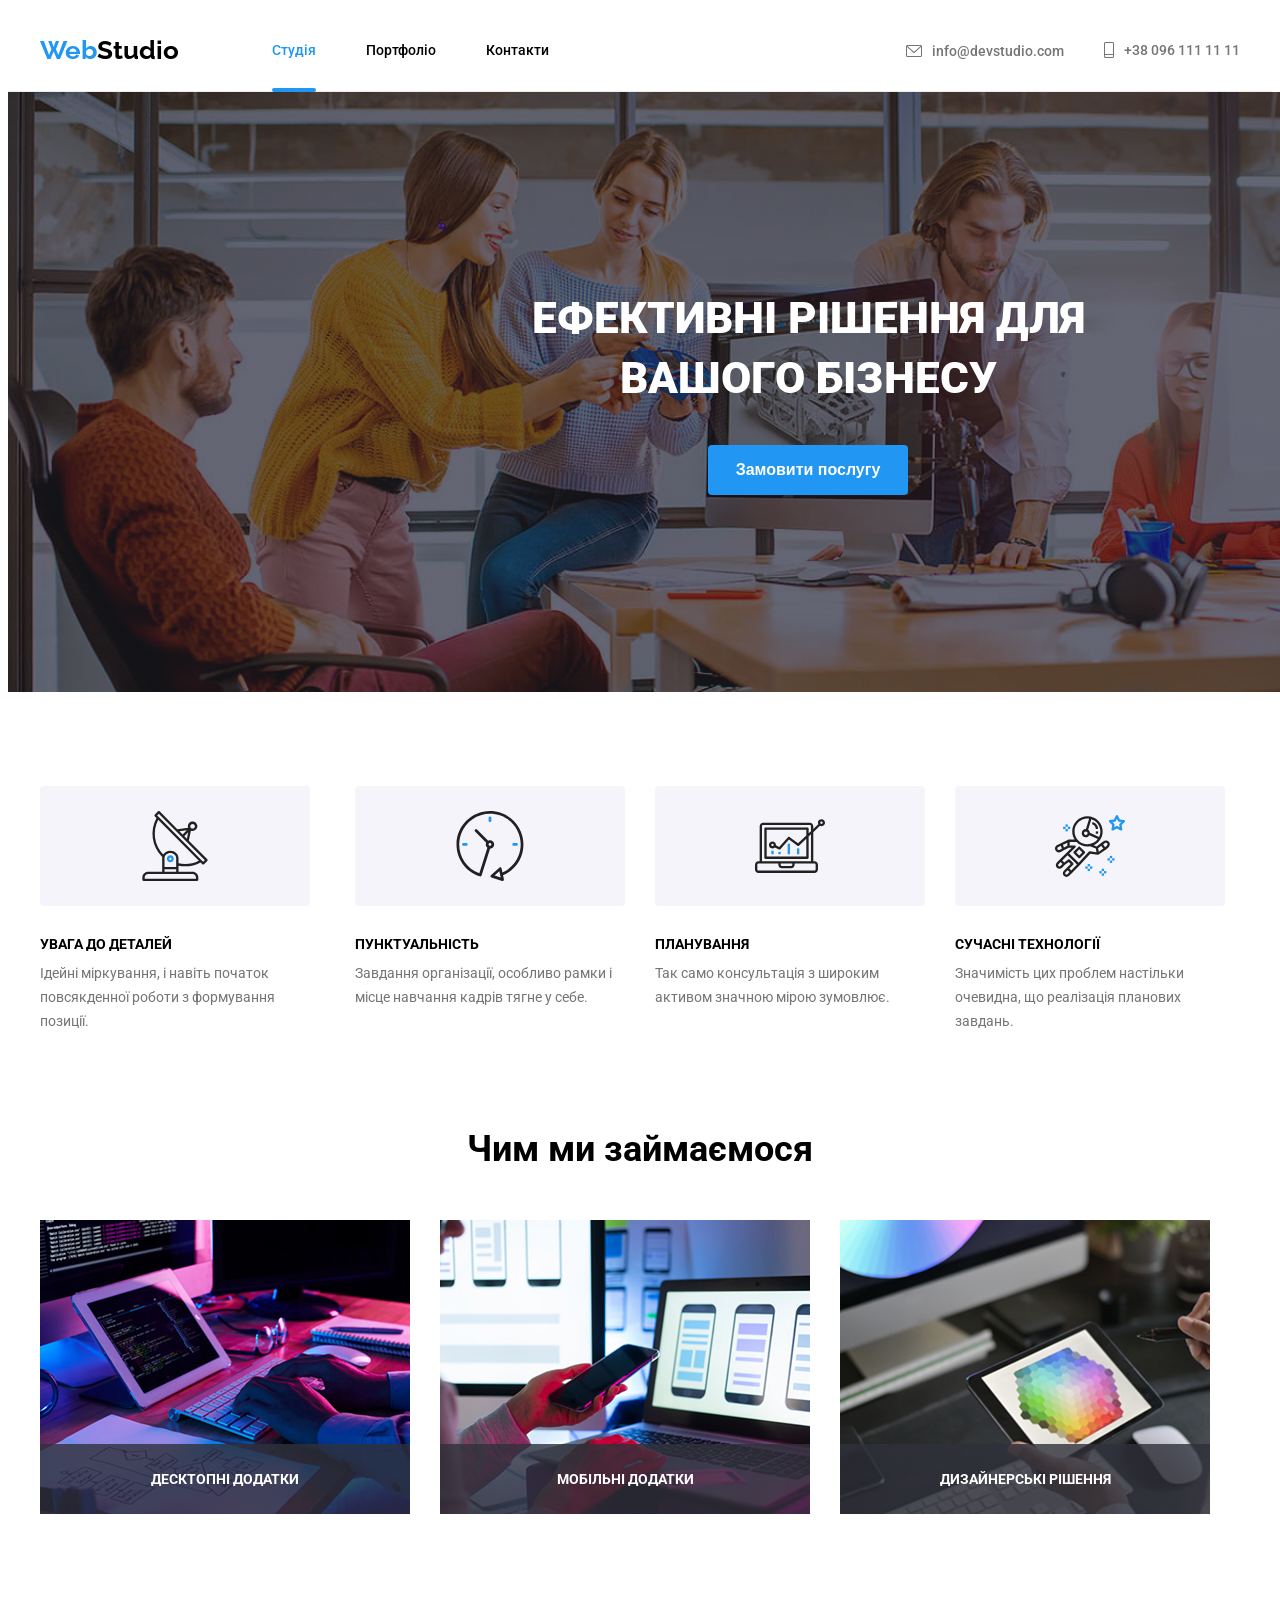
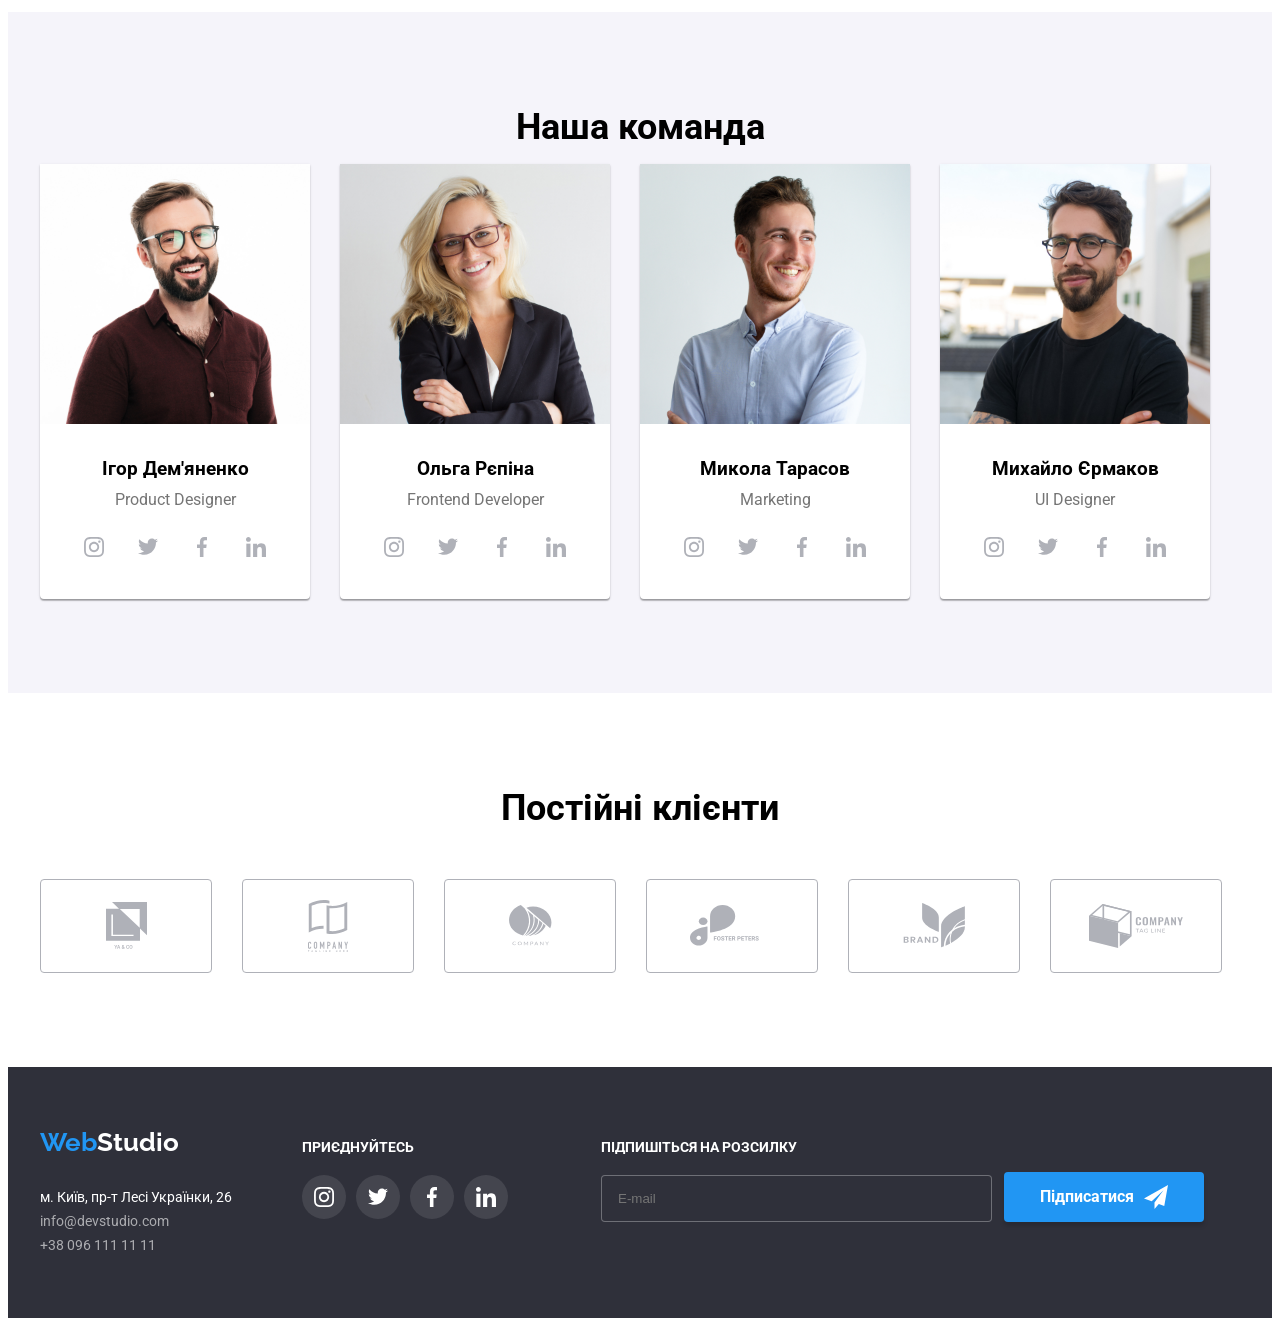
<file: index.html>
<!doctype html>
<html lang="uk">

<head>
  <meta charset="UTF-8" />
  <meta name="viewport" content="width=device-width, initial-scale=1.0" />
  <title>Studio</title>

  <link rel="preconnect" href="https://fonts.googleapis.com" />
  <link rel="preconnect" href="https://fonts.gstatic.com" crossorigin />
  <link
    href="https://fonts.googleapis.com/css2?family=Raleway:ital,wght@0,700;1,700&family=Roboto:ital,wght@0,100..900;1,100..900&display=swap"
    rel="stylesheet" />
  <link rel="stylesheet" href="./css/styles.css" />
</head>

<body>
  <header>
    <div class="container">
      <nav class="main-nav">
        <a href="/" class="logo">Web<span class="dark">Studio</span></a>
        <ul class="site-nav">
          <li><a href="./index.html" class="link current">Студія</a></li>
          <li><a href="./portfolio.html" class="link">Портфоліо</a></li>
          <li><a href="" class="link">Контакти</a></li>
        </ul>
        <ul class="contact-nav">
          <li>
            <a href="mailto:info@devstudio.com" class="contact-link">
              <svg width="16" height="12" class="nav-mail">
                <use href="./images/icons.svg#mail"></use>
              </svg>info@devstudio.com</a>
          </li>
          <li>
            <a href="tel:+380961111111" class="contact-link"><svg width="10" height="16">
                <use href="./images/icons.svg#phone"></use>
              </svg>+38 096 111 11 11</a>
          </li>
        </ul>
      </nav>
    </div>
  </header>
  <main>
    <article class="hero">
      <div class="hero-title-button">
        <h1 class="hero-title">Ефективні рішення для вашого бізнесу</h1>
        <button type="button" class="hero-button" data-modal-open>Замовити послугу</button>
      </div>
    </article>
    <section class="advantages">
      <div class="container">
        <h2 class="advantages-title">Переваги компанії</h2>
        <ul class="advantages-list">
          <li>
            <div class="advantages-img">
              <svg width="70" height="70">
                <use href="./images/icons.svg#antenna"></use>
              </svg>
            </div>
            <h3>УВАГА ДО ДЕТАЛЕЙ</h3>
            <p>
              Ідейні міркування, і навіть початок повсякденної роботи з
              формування позиції.
            </p>
          </li>
          <li>
            <div class="advantages-img">
              <svg width="70" height="70">
                <use href="./images/icons.svg#clock"></use>
              </svg>
            </div>
            <h3>ПУНКТУАЛЬНІСТЬ</h3>
            <p>
              Завдання організації, особливо рамки і місце навчання кадрів
              тягне у себе.
            </p>
          </li>
          <li>
            <div class="advantages-img">
              <svg width="70" height="70">
                <use href="./images/icons.svg#laptop"></use>
              </svg>
            </div>
            <h3>ПЛАНУВАННЯ</h3>
            <p>
              Так само консультація з широким активом значною мірою зумовлює.
            </p>
          </li>
          <li>
            <div class="advantages-img">
              <svg width="70" height="70">
                <use href="./images/icons.svg#astronaut"></use>
              </svg>
            </div>
            <h3>СУЧАСНІ ТЕХНОЛОГІЇ</h3>
            <p>
              Значимість цих проблем настільки очевидна, що реалізація
              планових завдань.
            </p>
          </li>
        </ul>
      </div>
    </section>
    <section class="occupation">
      <div class="container">
        <h2 class="occupation-title">Чим ми займаємося</h2>
        <ul class="occupation-list">
          <li>
            <img src="./images/photo1.webp" alt="Написання коду" width="370" height="294" />
            <div class="occupation-overlay">
              <p>Десктопні додатки</p>
            </div>
          </li>
          <li>
            <img src="./images/photo2.webp" alt="Розробка технологій" width="370" height="294" />
            <div class="occupation-overlay">
              <p>Мобільні додатки</p>
            </div>
          </li>
          <li>
            <img src="./images/photo3.webp" alt="Розробка дизайну" width="370" height="294" />
            <div class="occupation-overlay">
              <p>Дизайнерські рішення</p>
            </div>
          </li>
        </ul>
      </div>
    </section>
    <section class="team">
      <div class="container">
        <h2 class="team-title">Наша команда</h2>
        <ul class="team-list">
          <li>
            <img src="./images/people1.webp" alt="Дизайнер продукта" width="270" height="260" />
            <h3>Ігор Дем'яненко</h3>
            <p>Product Designer</p>
            <ul class="icons-list">
              <li>
                <a href="https://www.instagram.com" class="problem-link"><svg width="20" height="20">
                    <use href="./images/icons.svg#instagram"></use>
                  </svg></a>
              </li>
              <li>
                <a href="https://x.com/home" class="normal-link"><svg width="20" height="20">
                    <use href="./images/icons.svg#twitter"></use>
                  </svg></a>
              </li>
              <li>
                <a href="https://www.facebook.com/" class="normal-link"><svg width="20" height="20">
                    <use href="./images/icons.svg#facebook"></use>
                  </svg></a>
              </li>
              <li>
                <a href="https://ua.linkedin.com/" class="problem-link"><svg width="20" height="20">
                    <use href="./images/icons.svg#linkedin"></use>
                  </svg></a>
              </li>
            </ul>
          </li>
          <li>
            <img src="./images/people2.webp" alt="Фронтенд розробник" width="270" height="260" />
            <h3>Ольга Рєпіна</h3>
            <p>Frontend Developer</p>
            <ul class="icons-list">
              <li>
                <a href="https://www.instagram.com" class="problem-link"><svg width="20" height="20">
                    <use href="./images/icons.svg#instagram"></use>
                  </svg></a>
              </li>
              <li>
                <a href="https://x.com/home" class="normal-link"><svg width="20" height="20">
                    <use href="./images/icons.svg#twitter"></use>
                  </svg></a>
              </li>
              <li>
                <a href="https://www.facebook.com/" class="normal-link"><svg width="20" height="20">
                    <use href="./images/icons.svg#facebook"></use>
                  </svg></a>
              </li>
              <li>
                <a href="https://ua.linkedin.com/" class="problem-link"><svg width="20" height="20">
                    <use href="./images/icons.svg#linkedin"></use>
                  </svg></a>
              </li>
            </ul>
          </li>
          <li>
            <img src="./images/people3.webp" alt="Відповідальний за маркетинг" width="270" height="260" />
            <h3>Микола Тарасов</h3>
            <p>Marketing</p>
            <ul class="icons-list">
              <li>
                <a href="https://www.instagram.com" class="problem-link"><svg width="20" height="20">
                    <use href="./images/icons.svg#instagram"></use>
                  </svg></a>
              </li>
              <li>
                <a href="https://x.com/home" class="normal-link"><svg width="20" height="20">
                    <use href="./images/icons.svg#twitter"></use>
                  </svg></a>
              </li>
              <li>
                <a href="https://www.facebook.com/" class="normal-link"><svg width="20" height="20">
                    <use href="./images/icons.svg#facebook"></use>
                  </svg></a>
              </li>
              <li>
                <a href="https://ua.linkedin.com/" class="problem-link"><svg width="20" height="20">
                    <use href="./images/icons.svg#linkedin"></use>
                  </svg></a>
              </li>
            </ul>
          </li>
          <li>
            <img src="./images/people4.webp" alt="Дизайнер інтерфейсу" width="270" height="260" />
            <h3>Михайло Єрмаков</h3>
            <p>UI Designer</p>
            <ul class="icons-list">
              <li>
                <a href="https://www.instagram.com" class="problem-link"><svg width="20" height="20">
                    <use href="./images/icons.svg#instagram"></use>
                  </svg></a>
              </li>
              <li>
                <a href="https://x.com/home" class="normal-link"><svg width="20" height="20">
                    <use href="./images/icons.svg#twitter"></use>
                  </svg></a>
              </li>
              <li>
                <a href="https://www.facebook.com/" class="normal-link"><svg width="20" height="20">
                    <use href="./images/icons.svg#facebook"></use>
                  </svg></a>
              </li>
              <li>
                <a href="https://ua.linkedin.com/" class="problem-link"><svg width="20" height="20">
                    <use href="./images/icons.svg#linkedin"></use>
                  </svg></a>
              </li>
            </ul>
          </li>
        </ul>
      </div>
    </section>
    <section class="clients">
      <div class="container">
        <h2 class="clients-title">Постійні клієнти</h2>
        <ul class="clients-list">
          <li><a href="">
              <div class="brands"><svg width="41" height="47">
                  <use href="../images/icons.svg#brand1"></use>
                </svg></div>
            </a></li>
          <li><a href="">
              <div class="brands"><svg width="40" height="52">
                  <use href="../images/icons.svg#brand2"></use>
                </svg></div>
            </a></li>
          <li><a href="">
              <div class="brands"><svg width="43" height="41">
                  <use href="../images/icons.svg#brand3"></use>
                </svg></div>
            </a></li>
          <li><a href="">
              <div class="brands"><svg width="85" height="41">
                  <use href="../images/icons.svg#brand4"></use>
                </svg></div>
            </a></li>
          <li><a href="">
              <div class="brands"><svg width="63" height="45">
                  <use href="../images/icons.svg#brand5"></use>
                </svg></div>
            </a></li>
          <li><a href="">
              <div class="brands"><svg width="94" height="44">
                  <use href="../images/icons.svg#brand6"></use>
                </svg></div>
            </a></li>
        </ul>
      </div>
    </section>
  </main>
  <footer>
    <div class="container background">
      <div class="logo-adress">
        <a href="/" class="logo">Web<span class="white">Studio</span></a>
        <address class="adress">


          <a class="adress-link" target="_blank"
            href="https://www.google.com/maps/place/%D0%B1%D1%83%D0%BB%D1%8C%D0%B2%D0%B0%D1%80+%D0%9B%D0%B5%D1%81%D1%96+%D0%A3%D0%BA%D1%80%D0%B0%D1%97%D0%BD%D0%BA%D0%B8,+26,+%D0%9A%D0%B8%D1%97%D0%B2,+01133/@50.4265251,30.5370279,676m/data=!3m2!1e3!4b1!4m10!1m2!2m1!1z0LwuINCa0LjRl9CyLCDQv9GALdGCINCb0LXRgdGWINCj0LrRgNCw0ZfQvdC60LgsIDI2!3m6!1s0x40d4cf0dffa0484f:0x32babb947195e09!8m2!3d50.4265217!4d30.5396028!15sCjPQvC4g0JrQuNGX0LIsINC_0YAt0YIg0JvQtdGB0ZYg0KPQutGA0LDRl9C90LrQuCwgMjaSAQpzdWJwcmVtaXNl4AEA!16s%2Fg%2F11qg5hynv9?entry=ttu&g_ep=EgoyMDI2MDkwMi4wIKXMDSoASAFQAw%3D%3D">м.
            Київ, пр-т Лесі Українки, 26 <br /></a>
          <a class="adress-link" href="mailto:info@devstudio.com">info@devstudio.com <br /></a>
          <a class="adress-link" href="tel:+380961111111">+38 096 111 11 11 <br /></a>
        </address>
      </div>
      <section class="footer-section">
        <h3 class="footer-title">Приєднуйтесь</h3>
        <ul class="footer-icons">
          <li>
            <a href="https://www.instagram.com" class="problem-link"><svg width="20" height="20">
                <use href="./images/icons.svg#instagram"></use>
              </svg></a>
          </li>
          <li>
            <a href="https://x.com/home" class="normal-link"><svg width="20" height="20">
                <use href="./images/icons.svg#twitter"></use>
              </svg></a>
          </li>
          <li>
            <a href="https://www.facebook.com/" class="normal-link"><svg width="20" height="20">
                <use href="./images/icons.svg#facebook"></use>
              </svg></a>
          </li>
          <li>
            <a href="https://ua.linkedin.com/" class="problem-link"><svg width="20" height="20">
                <use href="./images/icons.svg#linkedin"></use>
              </svg></a>
          </li>
        </ul>
      </section>
      <section class="call">
        <label class="call-title">
          Підпишіться на розсилку
          <input class="call-form" type="email" name="mail" placeholder="E-mail">
        </label>
        <div class="link-container">
          <a href="" class="footer-link">
            Підписатися <svg width="24" height="24" class="footer-icon">
              <use href="../images/icons.svg#send"></use>
            </svg></a>
        </div>
      </section>

    </div>
  </footer>

  <div class="backdrop is-hidden" data-modal>
    <div class="modal">
      <button type="button" class="close-btn" data-modal-close>&#10006;</button>

      <h3 class="modal-title">Залиште свої дані, ми вам передзвонимо</h3>
      <form action="" class="form">
        <label class="form-label">
          Ім'я
          <input type="text" name="name" class="form-input" placeholder=" ">
          <svg width="18" height="18" class="form-icon">
            <use href="../images/icons.svg#person"></use>
          </svg>
        </label>

        <label class="form-label">
          Телефон
          <input type="tel" name="tel" class="form-input" placeholder=" ">
          <svg width="18" height="18" class="form-icon">
            <use href="../images/icons.svg#call"></use>
          </svg>
        </label>

        <label class="form-label">
          <span>Пошта</span>
          <input type="email" name="mail" class="form-input" placeholder=" ">
          <svg width="18" height="18" class="form-icon">
            <use href="../images/icons.svg#post"></use>
          </svg>
        </label>
        <label class="form-label" class="form-input">
          Коментар
          <textarea name="comment" class="form-comment" placeholder="Введіть текст"></textarea>
        </label>

        <div class="accept-container">
          <label class="checkbox-label">
            <input type="checkbox" name="accept" class="checkbox">
            <svg width="16" height="15" class="checkbox-icon">
              <use href="../images/icons.svg#check"></use>
            </svg>
          </label>
          <p class="accept-text">Погоджуюся з розсилкою та приймаю <span><a href="">Умови договору</a></span></p>
        </div>

        <div class="link-button">
          <button type="submit" class="modal-link">Відправити</button>
        </div>
      </form>
    </div>
  </div>
  <script src="./js/modal.js"></script>
</body>
</html>
</file>
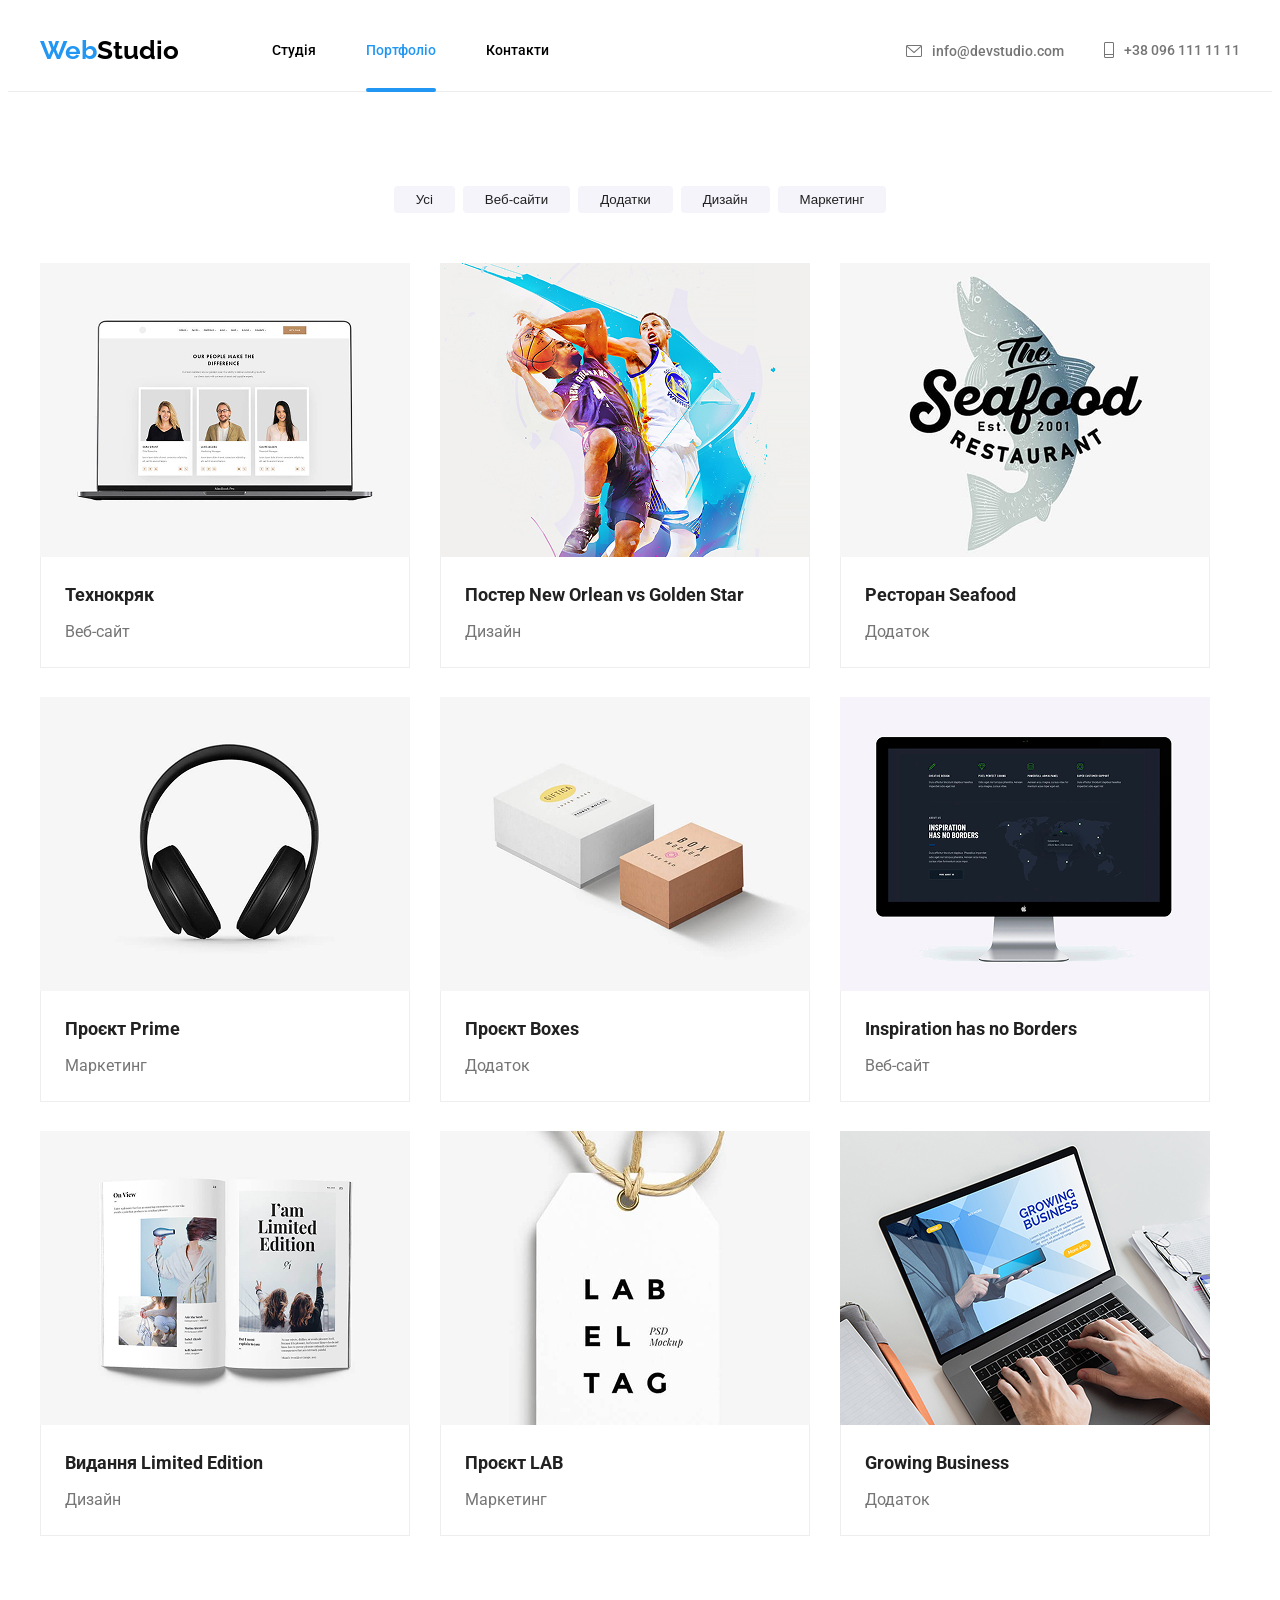
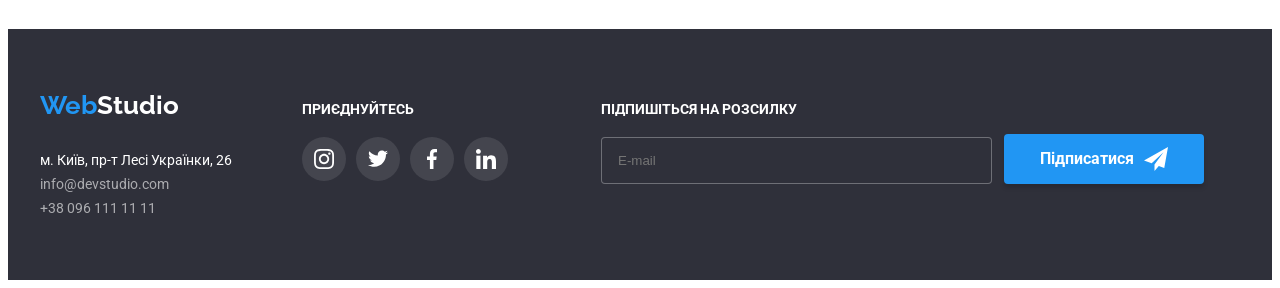
<file: portfolio.html>
<!doctype html>
<html lang="uk">

<head>
  <meta charset="UTF-8" />
  <meta name="viewport" content="width=device-width, initial-scale=1.0" />
  <title>Portfolio</title>

  <link rel="preconnect" href="https://fonts.googleapis.com" />
  <link rel="preconnect" href="https://fonts.gstatic.com" crossorigin />
  <link
    href="https://fonts.googleapis.com/css2?family=Raleway:ital,wght@0,700;1,700&family=Roboto:ital,wght@0,100..900;1,100..900&display=swap"
    rel="stylesheet" />
  <link rel="stylesheet" href="./css/styles.css" />
</head>

<body>
  <header>
    <div class="container">
      <nav class="main-nav">
        <a href="/" class="logo">Web<span class="dark">Studio</span></a>
        <ul class="site-nav">
          <li><a href="./index.html" class="link">Студія</a></li>
          <li><a href="./portfolio.html" class="link current">Портфоліо</a></li>
          <li><a href="" class="link">Контакти</a></li>
        </ul>
        <ul class="contact-nav">
          <li>
            <a href="mailto:info@devstudio.com" class="contact-link">
              <svg width="16" height="12" class="nav-mail">
                <use href="./images/icons.svg#mail"></use>
              </svg>info@devstudio.com</a>
          </li>
          <li>
            <a href="tel:+380961111111" class="contact-link"><svg width="10" height="16">
                <use href="./images/icons.svg#phone"></use>
              </svg>+38 096 111 11 11</a>
          </li>
        </ul>
      </nav>
    </div>
  </header>
  <main>
    <section class="container">
      <h1 class="filter-title">Наші роботи</h1>
      <div class="filter-list">
        <button type="button" class="filter-button">Усі</button>
        <button type="button" class="filter-button">Веб-сайти</button>
        <button type="button" class="filter-button">Додатки</button>
        <button type="button" class="filter-button">Дизайн</button>
        <button type="button" class="filter-button">Маркетинг</button>
      </div>
      <ul class="our-work">
        <li>
          <a href="" class="work-link">
            <div class="thumb">
              <img src="./images/portfolio1.webp" alt="робота1" width="370" />
              <div class="work-overlay">
                <p>Ресурс пропонує комплексні пропозиції з різним рівнем функціоналу та сервісів. Все це дозволить
                  відвідувачу отримати вичерпні відомості про компанію чи приватну особу.</p>
              </div>
            </div>
            <div class="border">
              <h2>Технокряк</h2>
              <p>Веб-сайт</p>
            </div>
          </a>
        </li>
        <li>
          <a href="" class="work-link">
            <div class="thumb">
              <img src="./images/portfolio2.webp" alt="робота1" width="370" />
              <div class="work-overlay">
                <p>Ресурс пропонує комплексні пропозиції з різним рівнем функціоналу та сервісів. Все це дозволить
                  відвідувачу отримати вичерпні відомості про компанію чи приватну особу.</p>
              </div>
            </div>
            <div class="border">
              <h2>Постер New Orlean vs Golden Star</h2>
              <p>Дизайн</p>
            </div>
          </a>
        </li>
        <li>
          <a href="" class="work-link">
            <div class="thumb">
              <img src="./images/portfolio3.webp" alt="робота1" width="370" />
              <div class="work-overlay">
                <p>Ресурс пропонує комплексні пропозиції з різним рівнем функціоналу та сервісів. Все це дозволить
                  відвідувачу отримати вичерпні відомості про компанію чи приватну особу.</p>
              </div>
            </div>
            <div class="border">
              <h2>Ресторан Seafood</h2>
              <p>Додаток</p>
            </div>
          </a>
        </li>
        <li>
          <a href="" class="work-link">
            <div class="thumb">
              <img src="./images/portfolio4.webp" alt="робота1" width="370" />
              <div class="work-overlay">
                <p>Ресурс пропонує комплексні пропозиції з різним рівнем функціоналу та сервісів. Все це дозволить
                  відвідувачу отримати вичерпні відомості про компанію чи приватну особу.</p>
              </div>
            </div>
            <div class="border">
              <h2>Проєкт Prime</h2>
              <p>Маркетинг</p>
            </div>
          </a>
        </li>
        <li>
          <a href="" class="work-link">
            <div class="thumb">
              <img src="./images/portfolio5.webp" alt="робота1" width="370" />
              <div class="work-overlay">
                <p>Ресурс пропонує комплексні пропозиції з різним рівнем функціоналу та сервісів. Все це дозволить
                  відвідувачу отримати вичерпні відомості про компанію чи приватну особу.</p>
              </div>
            </div>
            <div class="border">
              <h2>Проєкт Boxes</h2>
              <p>Додаток</p>
            </div>
          </a>
        </li>
        <li>
          <a href="" class="work-link">
            <div class="thumb">
              <img src="./images/portfolio6.webp" alt="робота1" width="370" />
              <div class="work-overlay">
                <p>Ресурс пропонує комплексні пропозиції з різним рівнем функціоналу та сервісів. Все це дозволить
                  відвідувачу отримати вичерпні відомості про компанію чи приватну особу.</p>
              </div>
            </div>
            <div class="border">
              <h2>Inspiration has no Borders</h2>
              <p>Веб-сайт</p>
            </div>
          </a>
        </li>
        <li>
          <a href="" class="work-link">
            <div class="thumb">
              <img src="./images/portfolio7.webp" alt="робота1" width="370" />
              <div class="work-overlay">
                <p>Ресурс пропонує комплексні пропозиції з різним рівнем функціоналу та сервісів. Все це дозволить
                  відвідувачу отримати вичерпні відомості про компанію чи приватну особу.</p>
              </div>
            </div>
            <div class="border">
              <h2>Видання Limited Edition</h2>
              <p>Дизайн</p>
            </div>
          </a>
        </li>
        <li>
          <a href="" class="work-link">
            <div class="thumb">
              <img src="./images/portfolio8.webp" alt="робота1" width="370" />
              <div class="work-overlay">
                <p>Ресурс пропонує комплексні пропозиції з різним рівнем функціоналу та сервісів. Все це дозволить
                  відвідувачу отримати вичерпні відомості про компанію чи приватну особу.</p>
              </div>
            </div>
            <div class="border">
              <h2>Проєкт LAB</h2>
              <p>Маркетинг</p>
            </div>
          </a>
        </li>
        <li>
          <a href="" class="work-link">
            <div class="thumb">
              <img src="./images/portfolio9.webp" alt="робота1" width="370" />
              <div class="work-overlay">
                <p>Ресурс пропонує комплексні пропозиції з різним рівнем функціоналу та сервісів. Все це дозволить
                  відвідувачу отримати вичерпні відомості про компанію чи приватну особу.</p>
              </div>
            </div>
            <div class="border">
              <h2>Growing Business</h2>
              <p>Додаток</p>
            </div>
          </a>
        </li>
      </ul>
    </section>
  </main>
  <footer>
    <div class="container background">
      <div class="logo-adress">
        <a href="/" class="logo">Web<span class="white">Studio</span></a>
        <address class="adress">


          <a class="adress-link" target="_blank"
            href="https://www.google.com/maps/place/%D0%B1%D1%83%D0%BB%D1%8C%D0%B2%D0%B0%D1%80+%D0%9B%D0%B5%D1%81%D1%96+%D0%A3%D0%BA%D1%80%D0%B0%D1%97%D0%BD%D0%BA%D0%B8,+26,+%D0%9A%D0%B8%D1%97%D0%B2,+01133/@50.4265251,30.5370279,676m/data=!3m2!1e3!4b1!4m10!1m2!2m1!1z0LwuINCa0LjRl9CyLCDQv9GALdGCINCb0LXRgdGWINCj0LrRgNCw0ZfQvdC60LgsIDI2!3m6!1s0x40d4cf0dffa0484f:0x32babb947195e09!8m2!3d50.4265217!4d30.5396028!15sCjPQvC4g0JrQuNGX0LIsINC_0YAt0YIg0JvQtdGB0ZYg0KPQutGA0LDRl9C90LrQuCwgMjaSAQpzdWJwcmVtaXNl4AEA!16s%2Fg%2F11qg5hynv9?entry=ttu&g_ep=EgoyMDI2MDkwMi4wIKXMDSoASAFQAw%3D%3D">м.
            Київ, пр-т Лесі Українки, 26 <br /></a>
          <a class="adress-link" href="mailto:info@devstudio.com">info@devstudio.com <br /></a>
          <a class="adress-link" href="tel:+380961111111">+38 096 111 11 11 <br /></a>
        </address>
      </div>
      <section class="footer-section">
        <h3 class="footer-title">Приєднуйтесь</h3>
        <ul class="footer-icons">
          <li>
            <a href="https://www.instagram.com" class="problem-link"><svg width="20" height="20">
                <use href="./images/icons.svg#instagram"></use>
              </svg></a>
          </li>
          <li>
            <a href="https://x.com/home" class="normal-link"><svg width="20" height="20">
                <use href="./images/icons.svg#twitter"></use>
              </svg></a>
          </li>
          <li>
            <a href="https://www.facebook.com/" class="normal-link"><svg width="20" height="20">
                <use href="./images/icons.svg#facebook"></use>
              </svg></a>
          </li>
          <li>
            <a href="https://ua.linkedin.com/" class="problem-link"><svg width="20" height="20">
                <use href="./images/icons.svg#linkedin"></use>
              </svg></a>
          </li>
        </ul>
      </section>
      <section class="call">
        <label class="call-title">
          Підпишіться на розсилку
          <input class="call-form" type="email" name="mail" placeholder="E-mail">
        </label>
        <div class="link-container">
          <a href="" class="footer-link">
            Підписатися <svg width="24" height="24" class="footer-icon">
              <use href="../images/icons.svg#send"></use>
            </svg></a>
        </div>
      </section>

    </div>
  </footer>
</body>

</html>
</file>
<file: css/styles.css>
:root {
  --primary-color: #ffffff;
  --secondary-color: #2f303a;
  --button-color: #2196f3;
  --primary-text-color: #212121;
  --secondary-text-color: #757575;
  --portfolio-card-color: #eeeeee;
}

body {
  background-color: var(--primary-color);
  font-family: "Roboto", sans-serif;
}

ul {
  list-style: none;
}

header {
  background-color: var(--primary-color);

  border-bottom: 1px solid #ececec;
}

.logo {
  font-family: "Raleway", sans-serif;
  font-weight: 700;
  text-decoration: none;
  color: var(--button-color);
  font-size: 26px;
  letter-spacing: 3%;
  margin-top: 25px;
  margin-bottom: 25px;
}

.white {
  color: #ffffff;
}

.dark {
  color: #000000;
}

.container {
  width: 1200px;
  margin-top: 0;
  margin-bottom: 0;
  margin-right: auto;
  margin-left: auto;
}

.main-nav {
  display: flex;
  align-items: center;
}

.site-nav {
  display: flex;
  margin-top: 32px;
  margin-bottom: 32px;
  padding: 0;
  margin-left: 93px;
}

.site-nav li {
  margin-right: 50px;
}

.site-nav li:last-child {
  margin-right: 0;
}

.site-nav .link {
  position: relative;
  color: var(--text-color);
  font-weight: 500;
  font-size: 14px;
  letter-spacing: 2%;
  padding-bottom: 32px;
  padding-top: 32px;
  text-decoration: none;
}

.link.current {
  color: var(--button-color);
}

.link.current::after {
  content: "";
  position: absolute;
  width: 100%;
  height: 4px;
  background-color: var(--button-color);
  left: 0;
  bottom: -2px;
  border-radius: 2px;
}

.contact-nav {
  display: flex;
  margin-top: 32px;
  margin-bottom: 32px;
  padding: 0;
  /* margin-left: 354px; */
  margin-left: auto;
}

.contact-nav li {
  margin-right: 40px;
  height: 16px;
}

.contact-nav li:last-child {
  margin-right: 0;
}

.contact-nav .contact-link {
  color: var(--secondary-text-color);
  font-weight: 500;
  font-size: 14px;
  letter-spacing: 2%;
  gap: 10px;
  display: inline-flex;
  align-items: center;
  height: 16px;
  text-decoration: none;
}

.main-nav a {
  transition: color 250ms cubic-bezier(0.4, 0, 0.2, 1);
}

.main-nav a:hover,
.main-nav a:focus {
  color: var(--button-color);
}

.hero {
  background-image:
    linear-gradient(#2F303A66, #2F303A66), url(../images/heroimg.jpg);
  background-repeat: no-repeat;
  background-position: center;
  margin-top: 0;
  margin-bottom: 0;
  margin-right: auto;
  margin-left: auto;
  width: 1600px;
  display: flex;
  align-items: center;
  justify-content: center;
  height: 600px;
  /* background-color: var(--secondary-color); */
  background-color: #fff;
}

.hero-title-button {
  text-align: center;
}

.hero-title {
  text-transform: uppercase;
  width: 696px;
  margin-top: 0;
  margin-bottom: 30;
  color: var(--primary-color);
  font-weight: 900;
  text-align: center;
  font-size: 44px;
  line-height: 1.36;
  letter-spacing: 6%;
}

.hero-button {
  width: 200px;
  height: 50px;
  margin: auto;
  display: flex;
  background-color: var(--button-color);
  color: var(--primary-color);
  font-weight: 700;
  font-size: 16px;
  line-height: 1.87;
  letter-spacing: 6%;
  text-align: center;
  cursor: pointer;
  align-items: center;
  justify-content: center;
  border-radius: 4px;
  border: 0;
}

.advantages {
  margin-top: 94px;
  background-color: var(--primary-color);
}

.advantages-title {
  position: absolute;
  width: 1px;
  height: 1px;
  margin: -1px;
  border: 0;
  padding: 0;
  clip: rect(0 0 0 0);
  overflow: hidden;
}

.advantages-img {
  display: flex;
  justify-content: center;
  align-items: center;
  width: 270px;
  height: 120px;
  background-color: #f5f4fa;
  margin-bottom: 30px;
  border-radius: 4px;
}

.advantages-list {
  padding-left: 0;
  display: flex;
}

.advantages-list li {
  margin-right: 30px;
}

.advantages-list li:last-child {
  margin-right: 0;
}

.advantages-list h3 {
  color: var(--text-color);
  font-weight: 700;
  font-size: 14px;
  letter-spacing: 3%;
  margin-top: 0;
  margin-bottom: 10px;
}

.advantages-list p {
  color: var(--secondary-text-color);
  font-weight: 400;
  font-size: 14px;
  line-height: 1.71;
  letter-spacing: 3%;
  margin-top: 0;
  margin-bottom: 0;
}

.occupation {
  margin-top: 94px;
  background-color: var(--primary-color);
}

.occupation-list {
  padding-left: 0;
}

.occupation-list li {
  position: relative;
  margin-right: 30px;
}

.occupation-list li:last-child {
  margin-right: 0;
}

.occupation ul {
  display: flex;
}

.occupation-overlay {
  position: absolute;
  width: 100%;
  height: 70px;
  background-image: linear-gradient(#2F303ACC, #2F303ACC);
  bottom: 4px;
}

.occupation-overlay P {
  display: flex;
  height: 100%;
  justify-content: center;
  align-items: center;
  margin-top: 0;
  margin-bottom: 0;
  font-weight: 700;
  font-size: 14px;
  letter-spacing: 3%;
  text-align: center;
  text-transform: uppercase;
  color: var(--primary-color);
}

.occupation-title {
  margin-top: 0;
  margin-bottom: 50px;
  font-weight: 700;
  font-size: 36px;
  letter-spacing: 3%;
  text-align: center;
}

.team-title {
  padding-top: 94px;
  margin-top: 0;
  margin-bottom: 0;
  font-weight: 700;
  font-size: 36px;
  letter-spacing: 3%;
  text-align: center;
}

.team {
  margin-top: 94px;
  background-color: #f5f4fa;
}

.team-list {
  padding-left: 0;
  display: flex;
  margin-bottom: 0;
  padding-bottom: 94px;
}

.icons-list {
  display: flex;
  padding: 0;
}

.icons-list li {
  width: 44px;
  height: 44px;
  margin-right: 10px;
  margin-bottom: 30px;
  fill: #AFB1B8;
}

.icons-list svg {
  padding: 12px;
}

.icons-list .problem-link {
  transition: fill 250ms cubic-bezier(0.4, 0, 0.2, 1), background-color 250ms cubic-bezier(0.4, 0, 0.2, 1);
  display: flex;
  fill: #AFB1B8;
  border-radius: 100%;
}

.icons-list .problem-link:hover,
.icons-list .problem-link:focus {
  fill: var(--primary-color);
  background-color: var(--button-color);
}

.icons-list .normal-link {
  transition: color 250ms cubic-bezier(0.4, 0, 0.2, 1), background-color 250ms cubic-bezier(0.4, 0, 0.2, 1);
  display: flex;
  color: #AFB1B8;
  border-radius: 100%;
}

.icons-list .normal-link:hover,
.icons-list .normal-link:focus {
  color: var(--primary-color);
  background-color: var(--button-color);
}

.icons-list li:last-child {
  margin-right: 32px;
}

.icons-list li:first-child {
  margin-left: 32px;
}

.team-list h3 {
  text-align: center;
  margin-top: 30px;
  margin-bottom: 10px;
}

.team-list>li {
  margin-right: 30px;
  background-color: var(--primary-color);
  border-bottom-left-radius: 4px;
  border-bottom-right-radius: 4px;
  box-shadow: 0px 2px 1px 0px #00000033,
    0px 1px 1px 0px #00000024,
    0px 1px 3px 0px #0000001F;
}

.team-list>li:last-child {
  margin-right: 0;
}

.team-list p {
  text-align: center;
  margin-top: 0;
  margin-bottom: 16px;
}

.team p {
  color: var(--secondary-text-color);
  font-weight: 400;
  font-size: 16px;
  letter-spacing: 3%;
}

footer {
  display: flex;
  background-color: var(--secondary-color);
  margin-top: 94px;
  height: 251px;
}

.adress-link {
  font-weight: 400;
  font-size: 14px;
  line-height: 24px;
  letter-spacing: 3%;
  font-style: normal;
}

.filter-button {
  transition: color 250ms cubic-bezier(0.4, 0, 0.2, 1), background-color 250ms cubic-bezier(0.4, 0, 0.2, 1), box-shadow 250ms cubic-bezier(0.4, 0, 0.2, 1);
  margin-right: 8px;
  background-color: #f5f4fa;
  color: var(--primary-text-color);
  cursor: pointer;
  border-radius: 4px;
  border: 0px;
  padding-top: 6px;
  padding-bottom: 6px;
  padding-left: 22px;
  padding-right: 22px;
}

.filter-button:last-child {
  margin-right: 0;
}

.adress {
  margin-top: 28px;
}

.adress a {
  color: #ffffff99;
  text-decoration: none;
}

.adress a:first-child {
  color: var(--primary-color);
}

.filter-list .filter-button:hover,
.filter-list .filter-button:focus {
  background-color: var(--button-color);
  color: var(--primary-color);
  box-shadow: 0px 2px 2px 0px #0000001F,
    0px 1px 2px 0px #00000014,
    0px 3px 1px 0px #0000001A;

}

.our-work {
  margin-bottom: 0;
  margin-top: 50px;
  display: flex;
  padding-left: 0;
  flex-wrap: wrap;
}

.our-work li {
  display: flex;
  margin-right: 30px;
  margin-bottom: 30px;
  width: 370px;
  height: 404px;
}

.border {
  padding-left: 24px;
  padding-bottom: 20px;
  border: 1px solid #eeeeee;
  border-top: 0;
}

.thumb {
  position: relative;
  overflow: hidden;
}

.thumb img {
  display: block;
  width: 100%;
  height: auto;
}

.work-overlay {
  position: absolute;
  top: 0;
  left: 0;
  width: 100%;
  height: 100%;
  background-color: #2196F3E5;
  transform: translateY(100%);
  transition: transform 250ms cubic-bezier(0.4, 0, 0.2, 1);
}

.work-overlay p {
  padding-top: 63px;
  padding-bottom: 63px;
  padding-left: 24px;
  padding-right: 24px;
  color: var(--primary-color);
  font-size: 18px;
  line-height: 1.56;
  letter-spacing: 3%;
}

.work-link {
  text-decoration: none;
}

.work-link:hover,
.work-link:focus {
  box-shadow: 1px 4px 6px 0px rgba(0, 0, 0, 0.16),
    0px 4px 4px 0px rgba(0, 0, 0, 0.06),
    0px 1px 1px 0px rgba(0, 0, 0, 0.12);
}

.work-link:hover .work-overlay,
.work-link:focus .work-overlay {
  transform: translateY(0);
}

.our-work li:nth-child(3n) {
  margin-right: 0;
}

.our-work li:nth-last-child(-n + 3) {
  margin-bottom: 0;
}

.our-work img {
  display: block;
}



.border p {
  margin: 0;
  font-weight: 400;
  font-size: 16px;
  line-height: 1.87;
  letter-spacing: 3%;
  margin-top: 4px;
  color: var(--secondary-text-color);
}

.border h2 {
  padding-top: 20px;
  margin-top: 0;
  margin-bottom: 0;
  font-size: 18px;
  line-height: 2;
  letter-spacing: 6%;
  color: var(--primary-text-color);
}

.filter-title {
  position: absolute;
  width: 1px;
  height: 1px;
  margin: -1px;
  border: 0;
  padding: 0;
  clip: rect(0 0 0 0);
  overflow: hidden;
}

.filter-list {
  display: flex;
  justify-content: center;
  margin-top: 94px;
}



.clients-title {
  display: flex;
  margin-top: 94px;
  margin-bottom: 50px;
  justify-content: center;
  align-items: center;
  font-size: 36px;
  letter-spacing: 3%;
  text-align: center;

}

.clients-list {
  display: flex;
  padding: 0;
}

.clients-list li {
  display: flex;
  /* width: 170px;
  height: 92px; */
  /* border: 1px solid #AFB1B8; */
  /* border-radius: 4px; */
  margin-right: 30px;
}

.clients-list li:last-child {
  margin-right: 0;
}

.clients-list a {
  color: #AFB1B8;
  width: 170px;
  height: 92px;
  border: 1px solid #AFB1B8;
  border-radius: 4px;
  transition: color 250ms cubic-bezier(0.4, 0, 0.2, 1), border 250ms cubic-bezier(0.4, 0, 0.2, 1);
}

.clients-list a:hover,
.clients-list a:focus {
  border: 1px solid var(--button-color);
  color: var(--button-color);
}

.brands {
  display: flex;
  justify-content: center;
  align-items: center;
  width: 100%;
  height: 100%;
}

.footer-title {
  display: flex;
  font-size: 14px;
  letter-spacing: 3%;
  text-transform: uppercase;
  margin-top: 0;
  margin-bottom: 20px;
  text-transform: uppercase;
  color: var(--primary-color);
}

.footer-icons {
  display: flex;
  padding: 0;
  margin-top: 0;
  margin-bottom: 0;
}

.footer-icons li {
  width: 44px;
  height: 44px;
  margin-right: 10px;
  margin-bottom: 30px;
  fill: #AFB1B8;
}

.footer-icons svg {
  padding: 12px;
}

.footer-icons .problem-link {
  transition: background-color 250ms cubic-bezier(0.4, 0, 0.2, 1);
  display: flex;
  background-color: #FFFFFF1A;
  border-radius: 100%;
  fill: var(--primary-color);
}

.footer-icons .normal-link {
  transition: background-color 250ms cubic-bezier(0.4, 0, 0.2, 1);
  display: flex;
  background-color: #FFFFFF1A;
  border-radius: 100%;
  color: var(--primary-color);
}


.footer-icons .normal-link:hover,
.footer-icons .normal-link:focus {
  color: var(--primary-color);
  background-color: var(--button-color);
}

.footer-icons .problem-link:hover,
.footer-icons .problem-link:focus {
  fill: var(--primary-color);
  background-color: var(--button-color);
}

.footer-icons li:last-child {
  margin-right: 0;
}


.background {
  display: flex;
  align-items: center;
}

.logo-adress {
  margin-right: 70px;
}


.footer-section {
  align-items: center;
  margin-top: 72px;
  margin-bottom: auto;
}

.backdrop {
  position: fixed;
  top: 0;
  left: 0;
  width: 100%;
  height: 100%;
  background-color: #00000033;
  z-index: 999;
  opacity: 1;
  visibility: visible;
  transition: opacity 250ms cubic-bezier(0.4, 0, 0.2, 1),
    visibility 250ms cubic-bezier(0.4, 0, 0.2, 1);
}

.backdrop.is-hidden {
  opacity: 0;
  pointer-events: none;
  visibility: hidden;
}

.modal {
  position: absolute;
  top: 50%;
  left: 50%;
  transform: translate(-50%, -50%) scale(1);
  width: 528px;
  height: 581px;
  /* padding: 40px; */
  background-color: #ffffff;
  border-radius: 4px;
  box-shadow: 0px 1px 3px #00000033,
    0px 1px 1px #00000024,
    0px 2px 1px #0000001F;
  transition: transform 250ms cubic-bezier(0.4, 0, 0.2, 1);
}

.backdrop.is-hidden .modal {
  transform: translate(-50%, -50%) scale(0.9);
}

.close-btn {
  position: absolute;
  top: 8px;
  right: 8px;
  width: 30px;
  height: 30px;
  display: flex;
  align-items: center;
  justify-content: center;
  background-color: #ffffff;
  border-radius: 50%;
  border: 1px solid #0000001A;
  cursor: pointer;
  transition: color 250ms cubic-bezier(0.4, 0, 0.2, 1);
}

.close-btn:hover,
.close-btn:focus {
  color: var(--button-color)
}

.call {

  margin-top: 72px;
  margin-bottom: auto;
  margin-left: 93px;
  display: flex;
}

.call-title {
  font-weight: 700;
  font-size: 14px;
  letter-spacing: 3%;
  text-transform: uppercase;
  margin-top: 0;
  text-transform: uppercase;
  color: var(--primary-color);
}

.call-form {
  display: flex;
  margin-top: 20px;
  margin-right: 12px;
  width: 358px;
  /* height: 50px; */
  padding-left: 16px;
  padding-top: 15px;
  padding-bottom: 15px;
  padding-right: 15px;
  border: 1px solid #FFFFFF4D;
  border-radius: 4px;
  background-color: #2F303A;
  border-color: #FFFFFF4D;
  color: #fff;
}

.link-container {
  display: flex;
  width: 200px;
  height: 50px;
  background-color: var(--button-color);
  margin-top: auto;
  border-radius: 4px;
  box-shadow: 0px 4px 4px 0px #00000026;
}

.footer-link {
  width: 100%;
  height: 100%;
  display: flex;
  align-items: center;
  justify-content: center;
  font-weight: 700;
  font-size: 16px;
  line-height: 1.87;
  letter-spacing: 6%;
  color: var(--primary-color);
  text-decoration: none;
}

.footer-icon {
  padding-left: 10px;
}

.modal-title {
  margin-top: 40px;
  margin-bottom: 12px;
  font-size: 20px;
  letter-spacing: 3%;
  text-align: center;
}

.form-comment {
  resize: none;
  width: 430px;
  height: 120px;
  border: 1px solid #21212133;
  border-radius: 4px;
  margin-top: 4px;
  transition: border-color 250ms cubic-bezier(0.4, 0, 0.2, 1);
  padding-left: 16px;
  padding-top: 12px;
  padding-bottom: 0;
  padding-right: 0;
}

.form-comment::placeholder {
  color: #75757580;
  font-size: 12px;
  letter-spacing: 1%;
  /* padding-top: 12px;
  padding-left: 16px; */
}

.form-comment:hover,
.form-comment:focus {
  outline: none;
  border-color: var(--button-color);
}

.form-comment:not(:placeholder-shown) {
  border-color: var(--button-color);
}

.form-label {
  position: relative;
  margin-top: 10px;
  display: inline-flex;
  flex-direction: column;
  font-size: 12px;
  letter-spacing: 1%;
  color: #757575;
}

.form-input {
  border: 1px solid #21212133;
  border-radius: 4px;
  width: 404px;
  height: 40px;
  margin-top: 4px;
  padding: 0;
  padding-left: 42px;
  transition: border-color 250ms cubic-bezier(0.4, 0, 0.2, 1);
}

.form-input:hover+.form-icon,
.form-input:focus+.form-icon,
.form-input:not(:placeholder-shown)+.form-icon {
  color: var(--button-color);
}

.form-input:hover,
.form-input:focus {
  outline: none;
  border-color: var(--button-color);
}

.form-icon {
  color: var(--primary-text-color);
  position: absolute;
  top: 50%;
  left: 12px;
  transition: color 250ms cubic-bezier(0.4, 0, 0.2, 1);
}

.modal-link {
  display: flex;
  cursor: pointer;
  border: none;
  width: 200px;
  height: 50px;
  padding: 0;
  background-color: var(--button-color);
  margin-top: auto;
  border-radius: 4px;
  box-shadow: 0px 4px 4px 0px #00000026;
  align-items: center;
  justify-content: center;
  font-weight: 700;
  font-size: 16px;
  line-height: 1.87;
  letter-spacing: 6%;
  color: var(--primary-color);
  text-align: center;
  margin-bottom: 40px;
}

.link-button {
  display: flex;
  align-items: center;
  justify-content: center;
}

.accept-container {
  margin-top: 20px;
  display: flex;
  /* flex-direction: row; */
  margin-bottom: 30px;
  justify-content: center;
}

.accept-text {
  margin-left: 8px;
  font-size: 14px;
  line-height: 1.71;
  letter-spacing: 3%;
  margin-top: auto;
  margin-bottom: 0;
  margin-right: 0;
  color: var(--secondary-text-color);

}

.accept-text a {
  color: var(--button-color);
  font-size: 14px;
  line-height: 1.71;
  letter-spacing: 3%;
}

.form {
  width: 448px;
  margin: 0 auto;
}

.checkbox {
  appearance: none;
}

.checkbox::after {
  display: flex;
  justify-content: center;
  align-items: center;
  content: "";
  display: flex;
  width: 16px;
  height: 15px;
  border: 2px solid var(--primary-text-color);
  border-radius: 2px;
  justify-content: center;
  align-items: center;
  transition: background-color 250ms cubic-bezier(0.4, 0, 0.2, 1), border 1500ms cubic-bezier(0.4, 0, 0.2, 1);
}

.checkbox:checked::after {
  background-color: var(--button-color);
  border: 2px solid transparent;
}

.checkbox:checked+.checkbox-icon {
  opacity: 1;
}

.checkbox-label {
  /* width: 16px;
  height: 15px; */
  position: relative;
  cursor: pointer;
}

.checkbox-icon {
  display: flex;
  justify-content: center;
  align-items: center;
  background-origin: border-box;
  opacity: 0;
  color: var(--primary-color);
  position: absolute;
  transform: translate(-50%, -50%);
  top: 50%;
  left: 50%;
}
</file>
